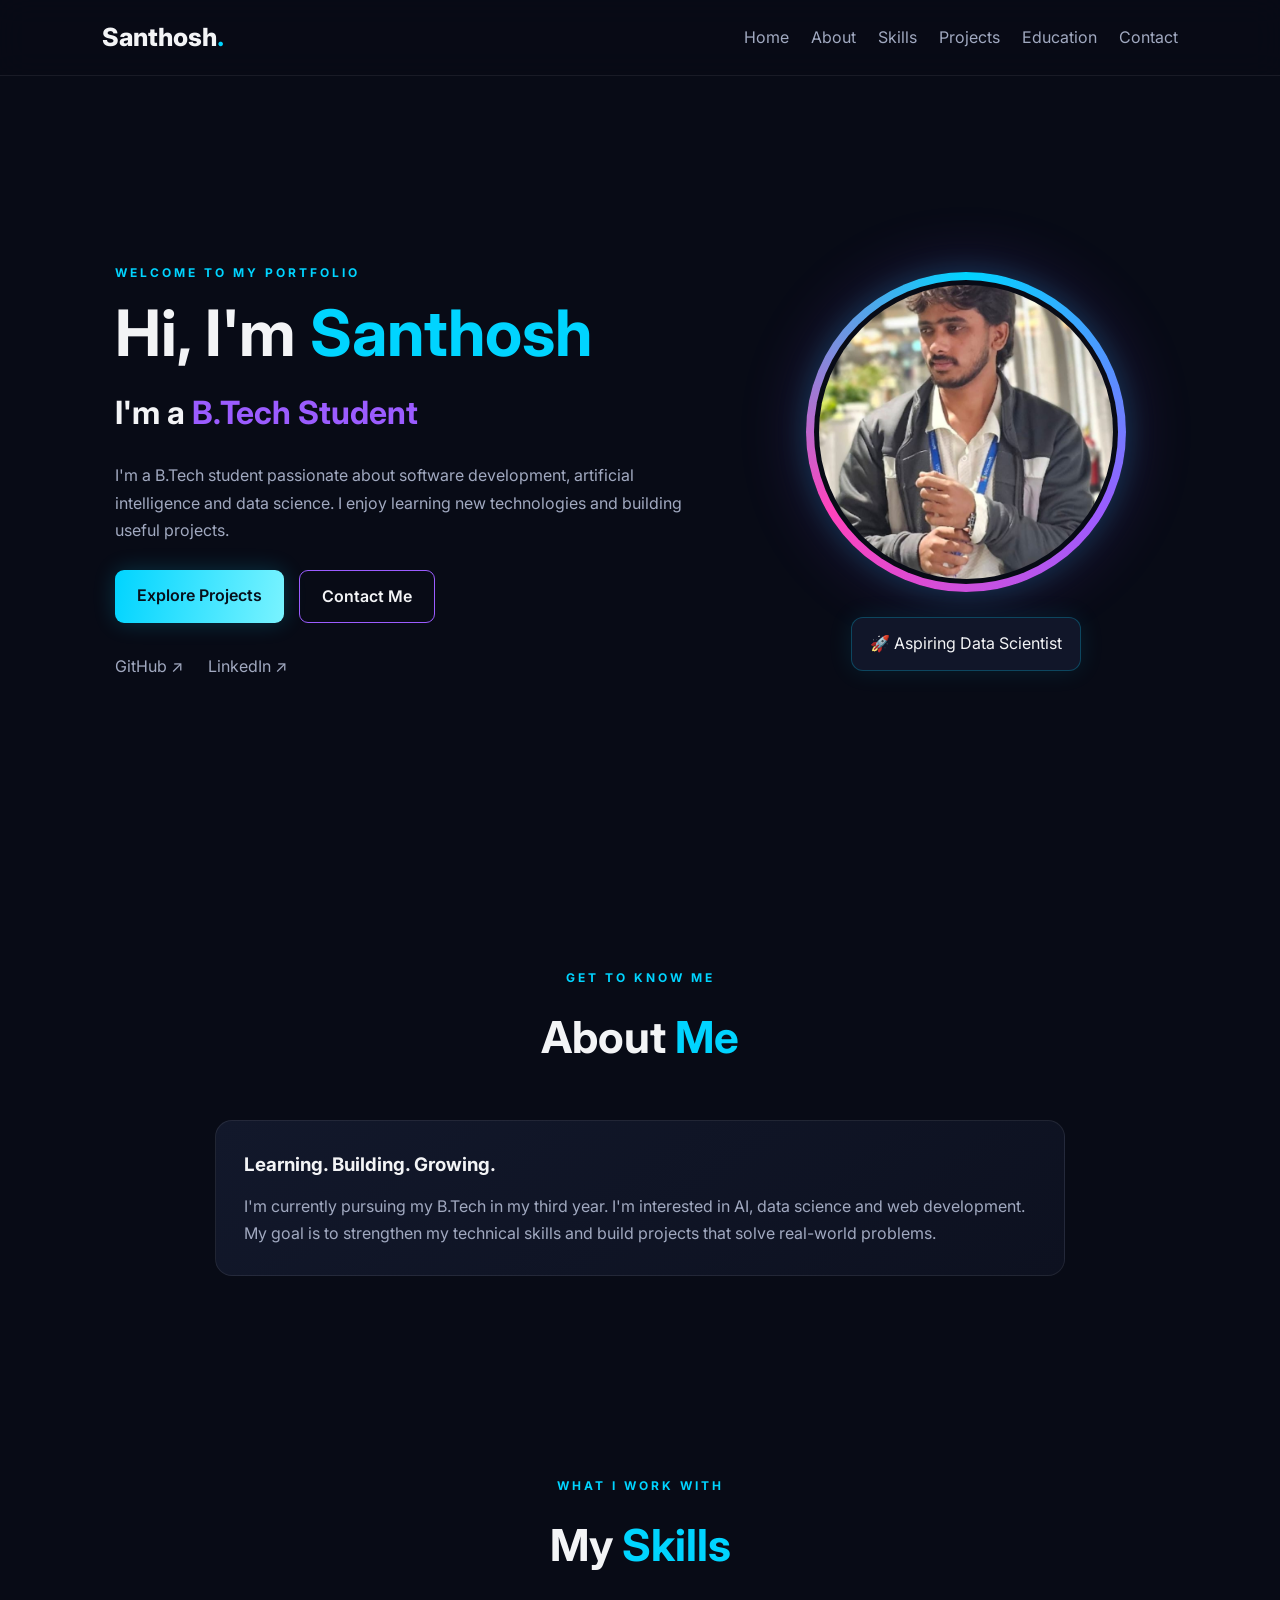
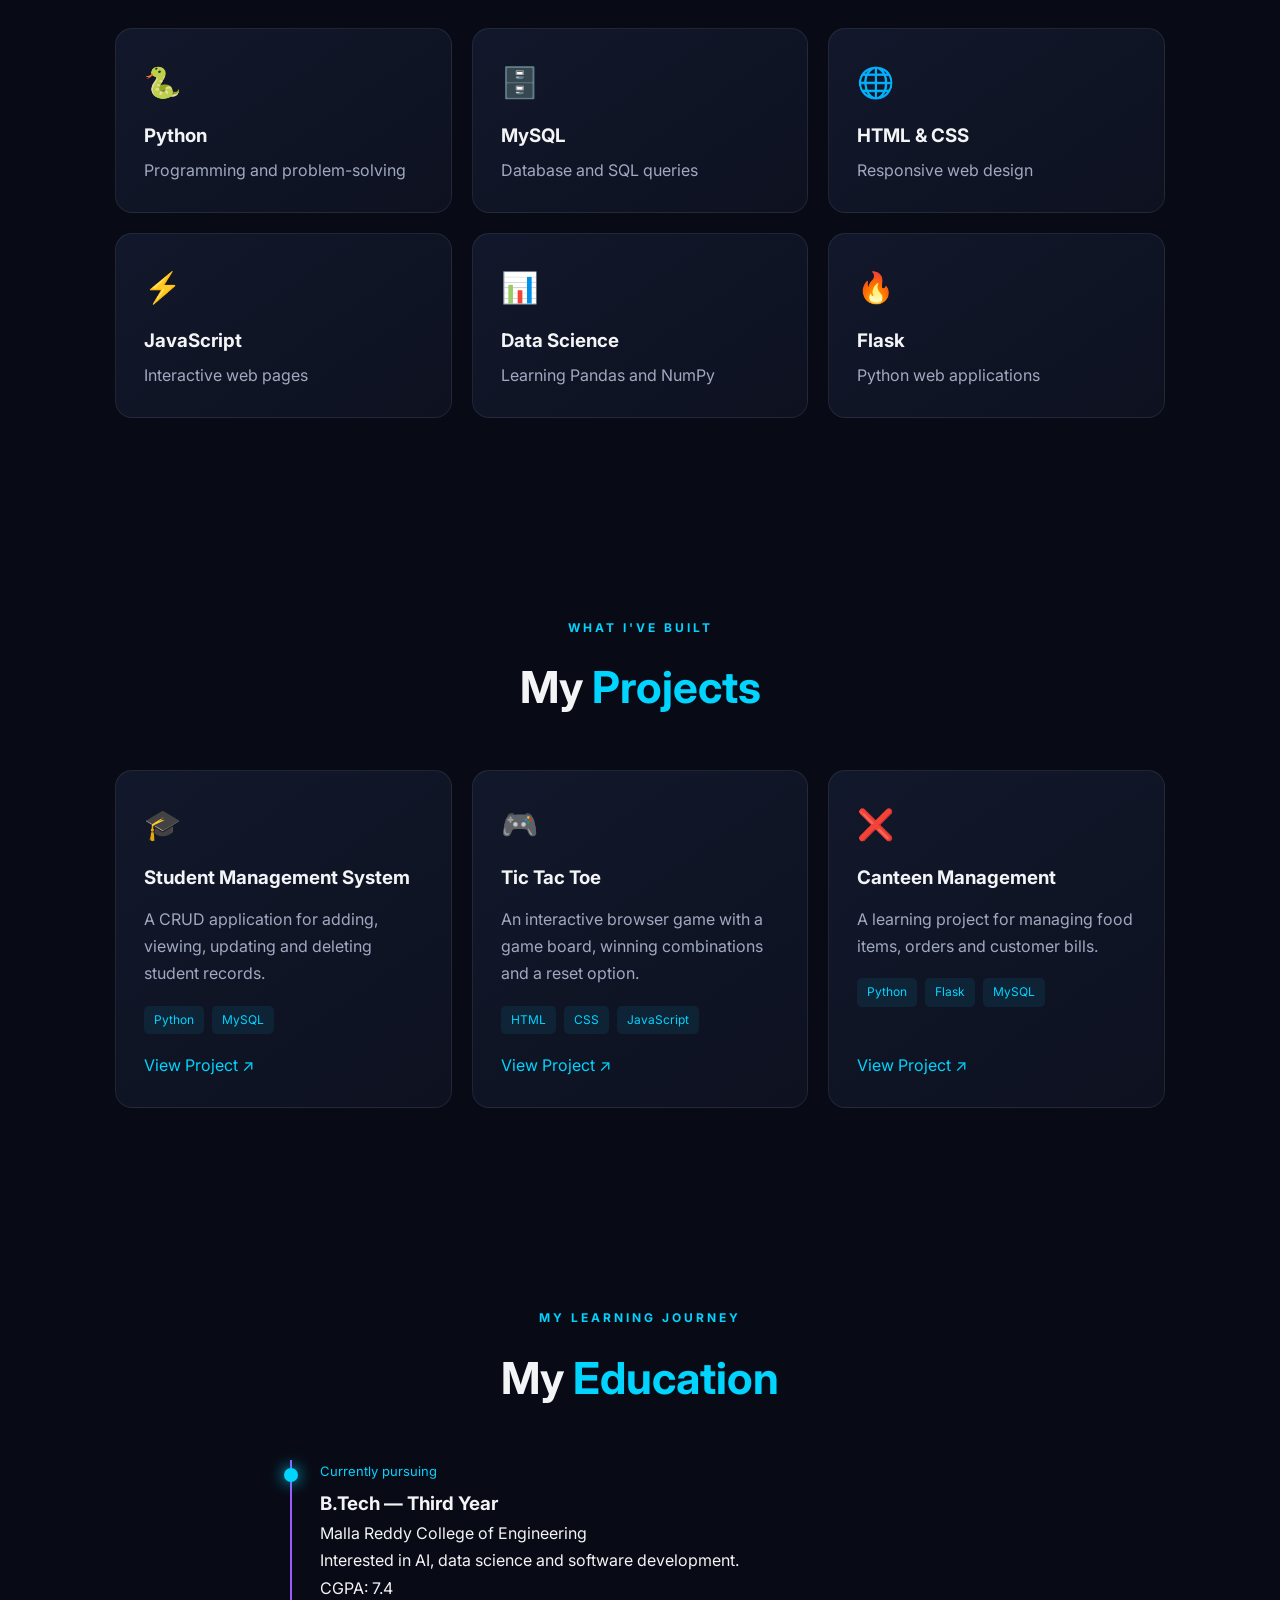
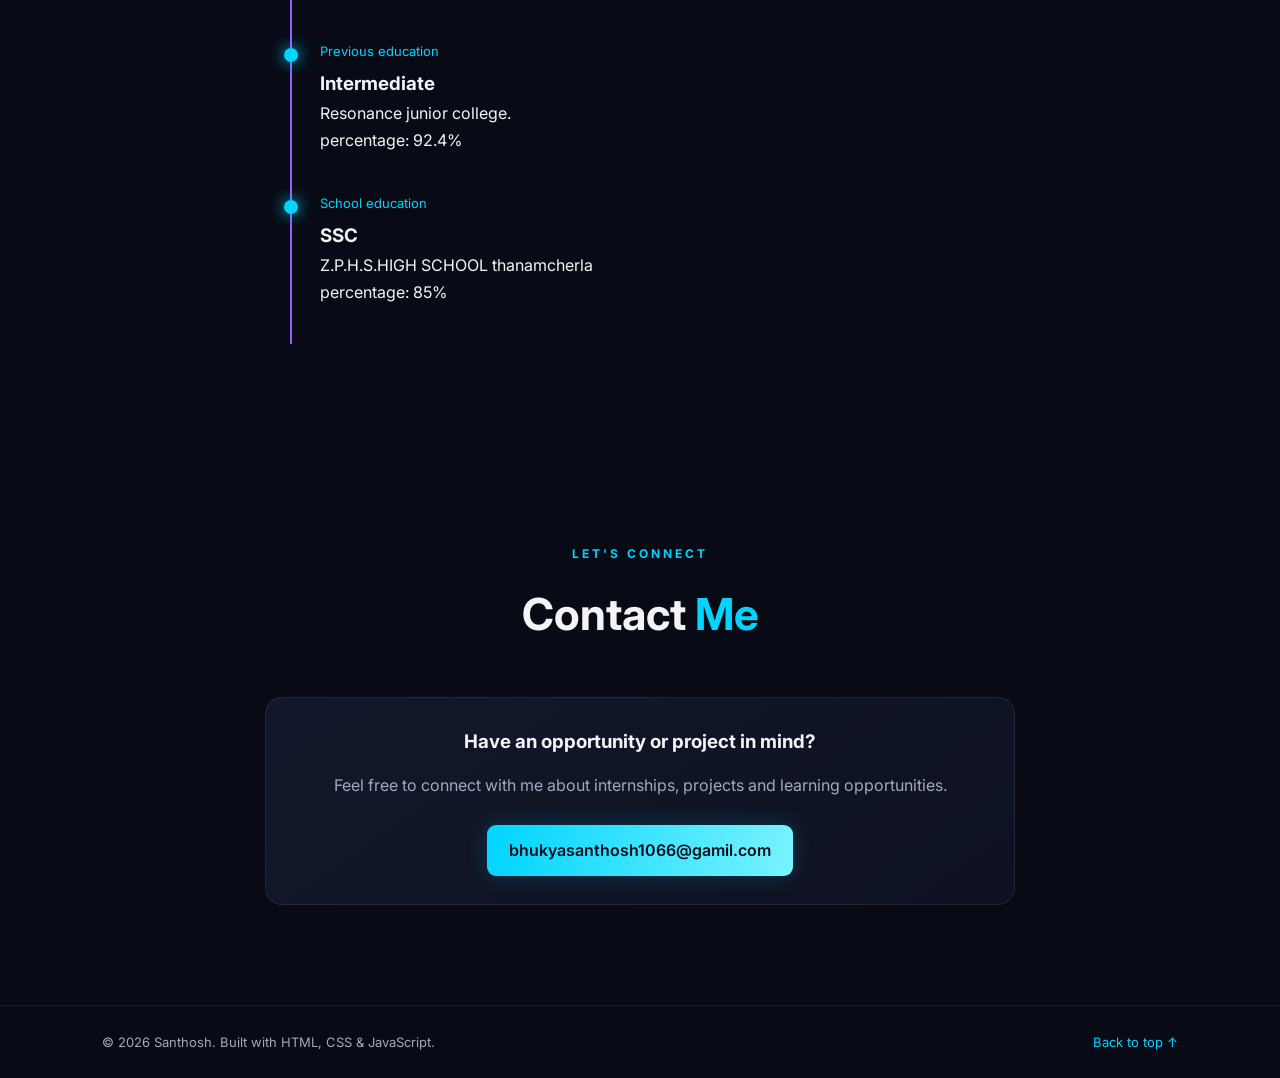
<file: index.html>
<!DOCTYPE html>
<html lang="en">
<head>
    <meta charset="UTF-8">
    <meta name="viewport" content="width=device-width, initial-scale=1.0">
    <title>Santhosh | Portfolio</title>
    <link rel="stylesheet" href="style.css">
</head>
<body>

    <header class="navbar">
        <a href="#home" class="logo">Santhosh<span>.</span></a>

        <button class="menu-toggle" id="menuToggle"
                aria-label="Toggle navigation" aria-expanded="false">
            ☰
        </button>

        <nav id="navLinks">
            <a href="#home">Home</a>
            <a href="#about">About</a>
            <a href="#skills">Skills</a>
            <a href="#projects">Projects</a>
            <a href="#education">Education</a>
            <a href="#contact">Contact</a>
        </nav>
    </header>

    <main>
        <section class="hero section" id="home">
            <div class="hero-content reveal">
                <p class="welcome">WELCOME TO MY PORTFOLIO</p>

                <h1>Hi, I'm <span>Santhosh</span></h1>

                <h2>I'm a <span id="typing"></span></h2>

                <p class="description">
                    I'm a B.Tech student passionate about software development,
                    artificial intelligence and data science.
                    I enjoy learning new technologies and building useful projects.
                </p>

                <div class="buttons">
                    <a href="#projects" class="btn primary">Explore Projects</a>
                    <a href="#contact" class="btn secondary">Contact Me</a>
                </div>

                <div class="socials">
                    <a href="https://github.com/" target="_blank"
                       rel="noopener noreferrer">GitHub ↗</a>
                    <a href="https://www.linkedin.com/in/bhukya-santhosh-a3565a424/?isSelfProfile=true" target="_blank"
                       rel="noopener noreferrer">LinkedIn ↗</a>
                </div>
            </div>

            <div class="hero-image reveal">
                <div class="glow-ring">
                    <div class="photo-frame">
                        <img src="santhosh.jpg" alt="Santhosh's profile photo">
                    </div>
                </div>
                <div class="floating-card">🚀 Aspiring Data Scientist</div>
            </div>
        </section>

        <section class="section" id="about">
            <div class="section-heading reveal">
                <p>GET TO KNOW ME</p>
                <h2>About <span>Me</span></h2>
            </div>

            <div class="about-card reveal">
                <h3>Learning. Building. Growing.</h3>
                <p>
                    I'm currently pursuing my B.Tech in my third year.
                    I'm interested in AI, data science and web development.
                    My goal is to strengthen my technical skills and build
                    projects that solve real-world problems.
                </p>
            </div>
        </section>

        <section class="section" id="skills">
            <div class="section-heading reveal">
                <p>WHAT I WORK WITH</p>
                <h2>My <span>Skills</span></h2>
            </div>

            <div class="skill-grid">
                <article class="skill-card reveal">
                    <span>🐍</span>
                    <h3>Python</h3>
                    <p>Programming and problem-solving</p>
                </article>

                <article class="skill-card reveal">
                    <span>🗄️</span>
                    <h3>MySQL</h3>
                    <p>Database and SQL queries</p>
                </article>

                <article class="skill-card reveal">
                    <span>🌐</span>
                    <h3>HTML & CSS</h3>
                    <p>Responsive web design</p>
                </article>

                <article class="skill-card reveal">
                    <span>⚡</span>
                    <h3>JavaScript</h3>
                    <p>Interactive web pages</p>
                </article>

                <article class="skill-card reveal">
                    <span>📊</span>
                    <h3>Data Science</h3>
                    <p>Learning Pandas and NumPy</p>
                </article>

                <article class="skill-card reveal">
                    <span>🔥</span>
                    <h3>Flask</h3>
                    <p>Python web applications</p>
                </article>
            </div>
        </section>

        <section class="section" id="projects">
            <div class="section-heading reveal">
                <p>WHAT I'VE BUILT</p>
                <h2>My <span>Projects</span></h2>
            </div>

            <div class="project-grid">
                <article class="project-card reveal">
                    <div class="project-icon">🎓</div>
                    <h3>Student Management System</h3>
                    <p>
                        A CRUD application for adding, viewing,
                        updating and deleting student records.
                    </p>
                    <div class="tags">
                        <span>Python</span><span>MySQL</span>
                    </div>
                    <a href="https://student-admission-portal-oaiq.onrender.com" target="_blank"
                       rel="noopener noreferrer">View Project ↗</a>
                </article>

                <article class="project-card reveal">
                    <div class="project-icon">🎮</div>
                    <h3>Tic Tac Toe</h3>
                    <p>
                        An interactive browser game with a game board,
                        winning combinations and a reset option.
                    </p>
                    <div class="tags">
                        <span>HTML</span><span>CSS</span><span>JavaScript</span>
                    </div>
                    <a href="https://santhosh-23926.github.io/tic-tac-toe/" target="_blank"
                       rel="noopener noreferrer">View Project ↗</a>
                </article>

                <article class="project-card reveal">
                    <div class="project-icon">❌</div>
                    <h3>Canteen Management</h3> 
                    <p>
                        A learning project for managing food items,
                        orders and customer bills.
                    </p>
                    <div class="tags">
                        <span>Python</span><span>Flask</span><span>MySQL</span>
                    </div>
                    <a href="https://github.com/" target="_blank"
                       rel="noopener noreferrer">View Project ↗</a>
                </article>
            </div>
        </section>

        <section class="section" id="education">
            <div class="section-heading reveal">
                <p>MY LEARNING JOURNEY</p>
                <h2>My <span>Education</span></h2>
            </div>

            <div class="timeline reveal">
                <article>
                    <span class="timeline-dot"></span>
                    <p class="date">Currently pursuing</p>
                    <h3>B.Tech — Third Year</h3>
                    <p>Malla Reddy College of Engineering</p>
                    <p>Interested in AI, data science and software development.</p><span>CGPA: 7.4</span>
                </article>

                <article>
                    <span class="timeline-dot"></span>
                    <p class="date">Previous education</p>
                    <h3>Intermediate</h3>
                    <p>Resonance junior college.</p><span>percentage: 92.4%</span>
                </article>

                <article>
                    <span class="timeline-dot"></span>
                    <p class="date">School education</p>
                    <h3>SSC</h3>
                    <p>Z.P.H.S.HIGH SCHOOL thanamcherla</p><span>percentage: 85%</span>
                </article>
            </div>
        </section>

        <section class="section" id="contact">
            <div class="section-heading reveal">
                <p>LET'S CONNECT</p>
                <h2>Contact <span>Me</span></h2>
            </div>

            <div class="contact-card reveal">
                <h3>Have an opportunity or project in mind?</h3>
                <p>Feel free to connect with me about internships,
                   projects and learning opportunities.</p>
                <a class="btn primary" href="mailto:your-email@example.com">
                    bhukyasanthosh1066@gamil.com
                </a>
            </div>
        </section>
    </main>

    <footer>
        <p>© <span id="year"></span> Santhosh. Built with HTML, CSS & JavaScript.</p>
        <a href="#home">Back to top ↑</a>
    </footer>

    <script src="script.js"></script>
</body>
</html>
</file>
<file: style.css>
@import url('https://fonts.googleapis.com/css2?family=Inter:wght@400;500;600;700;800&display=swap');

:root {
    --bg: #080b16;
    --card: #111629;
    --text: #f3f4f6;
    --muted: #a1a9c0;
    --blue: #00d4ff;
    --purple: #9b5cff;
}

* {
    margin: 0;
    padding: 0;
    box-sizing: border-box;
}

html {
    scroll-behavior: smooth;
    scroll-padding-top: 85px;
}

body {
    font-family: 'Inter', sans-serif;
    background: var(--bg);
    color: var(--text);
    line-height: 1.7;
    overflow-x: hidden;
}

a {
    color: inherit;
    text-decoration: none;
}

.navbar {
    position: sticky;
    top: 0;
    z-index: 100;
    min-height: 75px;
    padding: 16px 8%;
    display: flex;
    justify-content: space-between;
    align-items: center;
    background: rgba(8, 11, 22, 0.88);
    border-bottom: 1px solid rgba(255, 255, 255, 0.07);
    backdrop-filter: blur(15px);
}

.logo {
    font-size: 25px;
    font-weight: 800;
}

.logo span,
h1 span,
h2 span {
    color: var(--blue);
}

nav {
    display: flex;
    gap: 22px;
}

nav a,
.socials a {
    color: var(--muted);
    transition: color 0.3s;
}

nav a:hover,
.socials a:hover {
    color: var(--blue);
}

.menu-toggle {
    display: none;
    background: transparent;
    color: white;
    border: 0;
    font-size: 27px;
    cursor: pointer;
}

.section {
    padding: 100px 9%;
}

.hero {
    min-height: 88vh;
    display: grid;
    grid-template-columns: 1.2fr 0.8fr;
    align-items: center;
    gap: 55px;
}

.welcome,
.section-heading > p {
    color: var(--blue);
    font-size: 12px;
    font-weight: 700;
    letter-spacing: 3px;
    margin-bottom: 12px;
}

.hero h1 {
    font-size: clamp(40px, 5vw, 68px);
    line-height: 1.2;
    margin-bottom: 14px;
}

.hero h2 {
    font-size: clamp(22px, 3vw, 32px);
    min-height: 50px;
}

#typing {
    color: var(--purple);
}

.description {
    max-width: 590px;
    margin: 22px 0;
    color: var(--muted);
}

.buttons {
    display: flex;
    flex-wrap: wrap;
    gap: 15px;
    margin-top: 26px;
}

.btn {
    display: inline-block;
    border-radius: 9px;
    padding: 12px 22px;
    font-weight: 600;
    transition: transform 0.3s, box-shadow 0.3s;
}

.btn:hover {
    transform: translateY(-4px);
}

.primary {
    color: #07101b;
    background: linear-gradient(100deg, var(--blue), #79f3ff);
    box-shadow: 0 0 22px rgba(0, 212, 255, 0.2);
}

.primary:hover {
    box-shadow: 0 0 30px rgba(0, 212, 255, 0.45);
}

.secondary {
    border: 1px solid var(--purple);
    color: var(--text);
}

.socials {
    display: flex;
    gap: 25px;
    margin-top: 30px;
}

.hero-image {
    display: flex;
    justify-content: center;
    align-items: center;
    flex-direction: column;
    gap: 25px;
    position: relative;
}

.glow-ring {
    width: min(320px, 75vw);
    aspect-ratio: 1;
    padding: 8px;
    border-radius: 50%;
    background: conic-gradient(
        var(--blue), var(--purple), #ff43bc, var(--blue)
    );
    animation: rotateGlow 12s linear infinite;
    box-shadow: 0 0 30px rgba(0, 212, 255, 0.2),
                0 0 70px rgba(155, 92, 255, 0.2);
}

.photo-frame {
    width: 100%;
    height: 100%;
    padding: 5px;
    border-radius: 50%;
    background: var(--bg);
    overflow: hidden;
    display: block;
    aspect-ratio: 1 / 1;
}

.photo-frame img {
    width: 100%;
    height: 100%;
    display: block;
    object-fit: cover;
    object-position: center;
    border-radius: 50%;
    animation: floatPhoto 4s ease-in-out infinite;
}

.floating-card {
    padding: 12px 18px;
    border: 1px solid rgba(0, 212, 255, 0.25);
    border-radius: 12px;
    background: var(--card);
    box-shadow: 0 0 25px rgba(0, 212, 255, 0.1);
    animation: floatPhoto 3s ease-in-out infinite;
}

.section-heading {
    text-align: center;
    margin-bottom: 45px;
}

.section-heading h2 {
    font-size: clamp(32px, 4vw, 44px);
}

.about-card,
.skill-card,
.project-card,
.contact-card {
    background: linear-gradient(145deg, #12182b, #0d1120);
    border: 1px solid rgba(255, 255, 255, 0.08);
    border-radius: 17px;
    padding: 28px;
    transition: transform 0.3s, border-color 0.3s,
                box-shadow 0.3s;
}

.about-card {
    max-width: 850px;
    margin: auto;
}

.about-card p,
.skill-card p,
.project-card p,
.contact-card p,
.timeline article > p:last-child {
    color: var(--muted);
}

.about-card h3,
.project-card h3 {
    margin-bottom: 12px;
}

.skill-grid,
.project-grid {
    display: grid;
    grid-template-columns: repeat(3, minmax(0, 1fr));
    gap: 20px;
}

.skill-card:hover,
.project-card:hover,
.about-card:hover {
    transform: translateY(-7px);
    border-color: var(--blue);
    box-shadow: 0 10px 35px rgba(0, 212, 255, 0.08);
}

.skill-card > span,
.project-icon {
    font-size: 30px;
    display: block;
    margin-bottom: 12px;
}

.skill-card h3 {
    margin-bottom: 5px;
}

.project-card {
    display: flex;
    flex-direction: column;
    align-items: flex-start;
}

.tags {
    display: flex;
    flex-wrap: wrap;
    gap: 8px;
    margin: 18px 0;
}

.tags span {
    font-size: 12px;
    color: var(--blue);
    background: rgba(0, 212, 255, 0.08);
    padding: 4px 10px;
    border-radius: 5px;
}

.project-card > a {
    color: var(--blue);
    margin-top: auto;
}

.timeline {
    max-width: 700px;
    margin: auto;
    border-left: 2px solid var(--purple);
    padding-left: 28px;
}

.timeline article {
    position: relative;
    padding-bottom: 38px;
}

.timeline-dot {
    position: absolute;
    left: -36px;
    top: 8px;
    width: 14px;
    height: 14px;
    border-radius: 50%;
    background: var(--blue);
    box-shadow: 0 0 15px var(--blue);
}

.date {
    color: var(--blue);
    font-size: 13px;
    margin-bottom: 6px;
}

.contact-card {
    max-width: 750px;
    margin: auto;
    text-align: center;
}

.contact-card p {
    margin: 15px 0 25px;
}

footer {
    padding: 25px 8%;
    border-top: 1px solid rgba(255, 255, 255, 0.08);
    display: flex;
    justify-content: space-between;
    gap: 15px;
    flex-wrap: wrap;
    color: var(--muted);
    font-size: 13px;
}

footer a {
    color: var(--blue);
}

.reveal {
    opacity: 0;
    transform: translateY(25px);
    transition: opacity 0.8s ease, transform 0.8s ease;
}

.reveal.visible {
    opacity: 1;
    transform: translateY(0);
}

@keyframes rotateGlow {
    to { transform: rotate(360deg); }
}

@keyframes floatPhoto {
    0%, 100% { transform: translateY(0); }
    50% { transform: translateY(-9px); }
}

@media (max-width: 950px) {
    .navbar {
        padding: 15px 5%;
    }

    nav {
        gap: 12px;
    }

    .hero {
        gap: 30px;
        padding-left: 6%;
        padding-right: 6%;
    }

    .skill-grid,
    .project-grid {
        grid-template-columns: repeat(2, minmax(0, 1fr));
    }
}

@media (max-width: 700px) {
    .menu-toggle {
        display: block;
    }

    nav {
        display: none;
        position: absolute;
        top: 75px;
        left: 0;
        width: 100%;
        padding: 20px 7%;
        flex-direction: column;
        background: #0d1120;
        border-bottom: 1px solid #252a40;
    }

    nav.open {
        display: flex;
    }

    .hero {
        grid-template-columns: 1fr;
        text-align: center;
        padding-top: 65px;
    }

    .hero-content {
        order: 1;
    }

    .hero-image {
        order: 0;
    }

    .hero .description {
        margin-left: auto;
        margin-right: auto;
    }

    .buttons,
    .socials {
        justify-content: center;
    }

    .section {
        padding: 75px 6%;
    }

    .skill-grid,
    .project-grid {
        grid-template-columns: 1fr;
    }

    footer {
        flex-direction: column;
        align-items: center;
        text-align: center;
    }
}

@media (prefers-reduced-motion: reduce) {
    *, *::before, *::after {
        animation-duration: 0.01ms !important;
        animation-iteration-count: 1 !important;
        scroll-behavior: auto !important;
        transition-duration: 0.01ms !important;
    }

    .reveal {
        opacity: 1;
        transform: none;
    }
}
</file>
